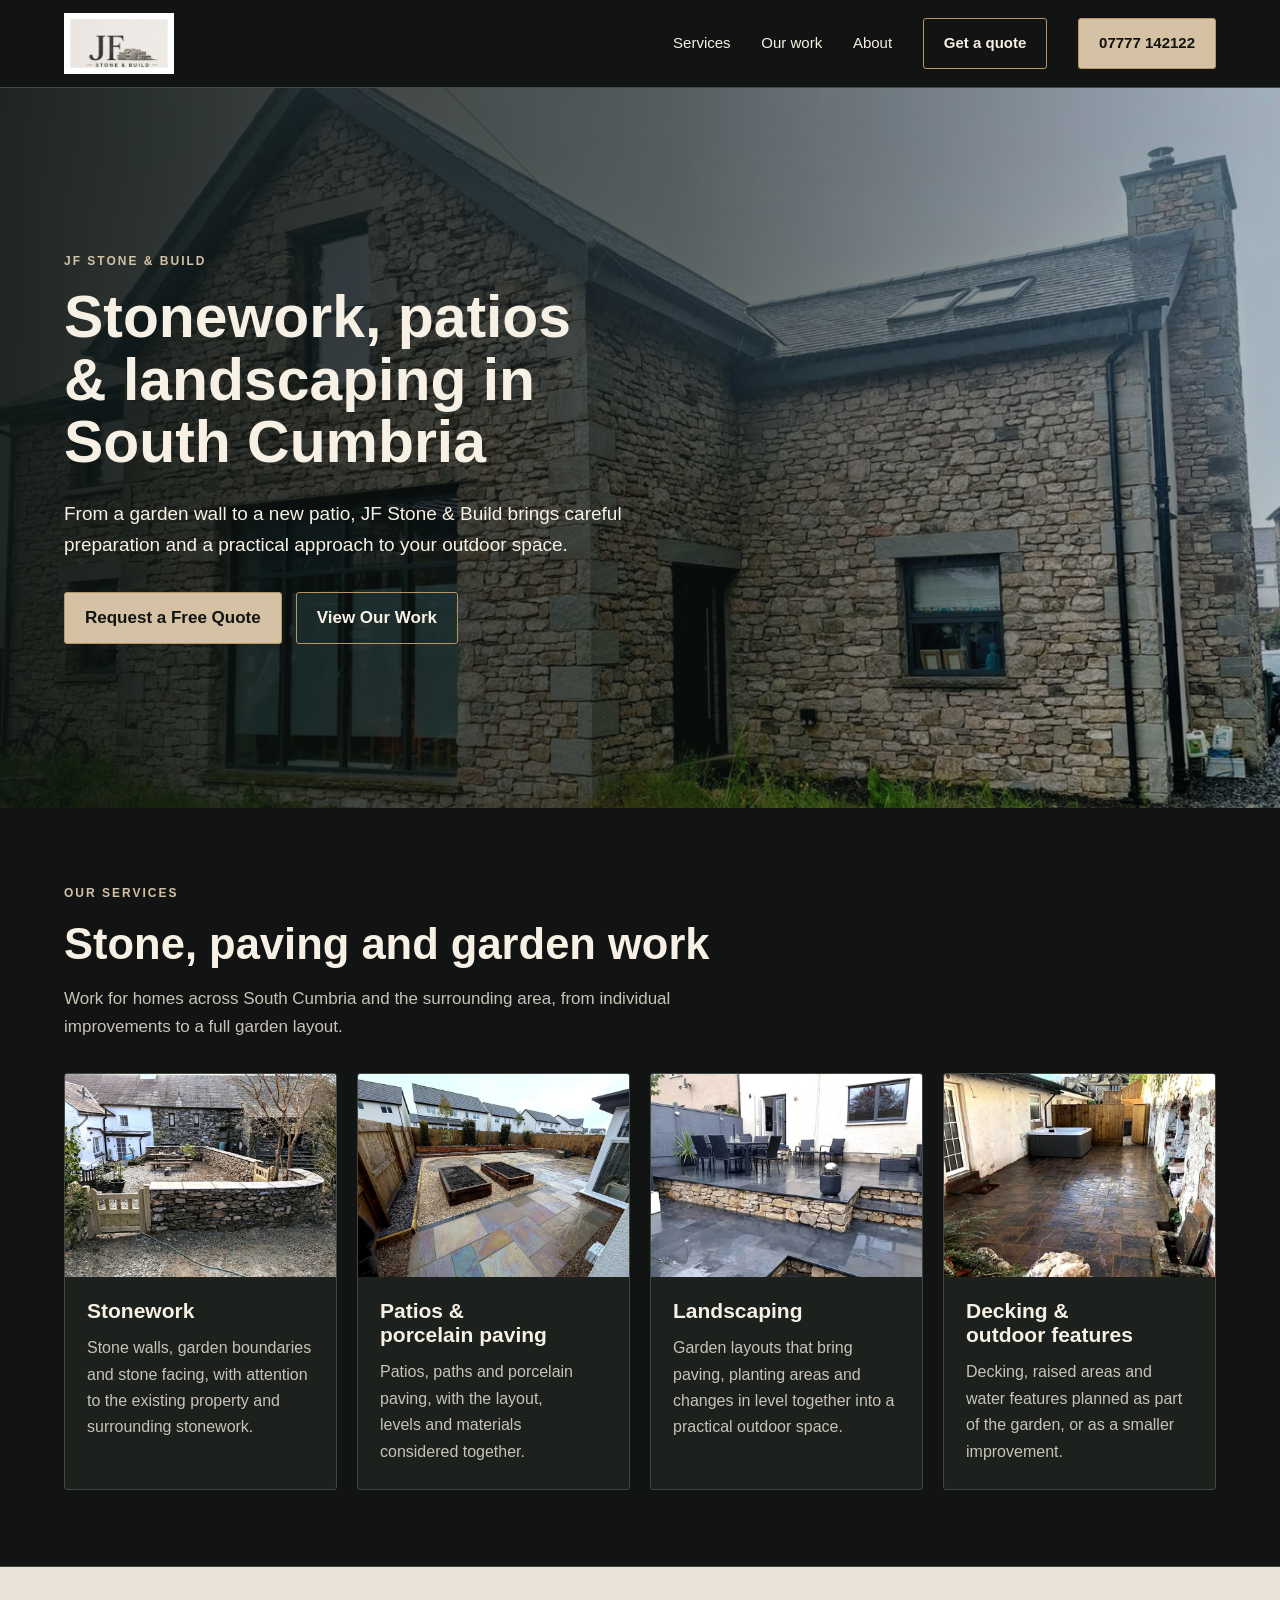
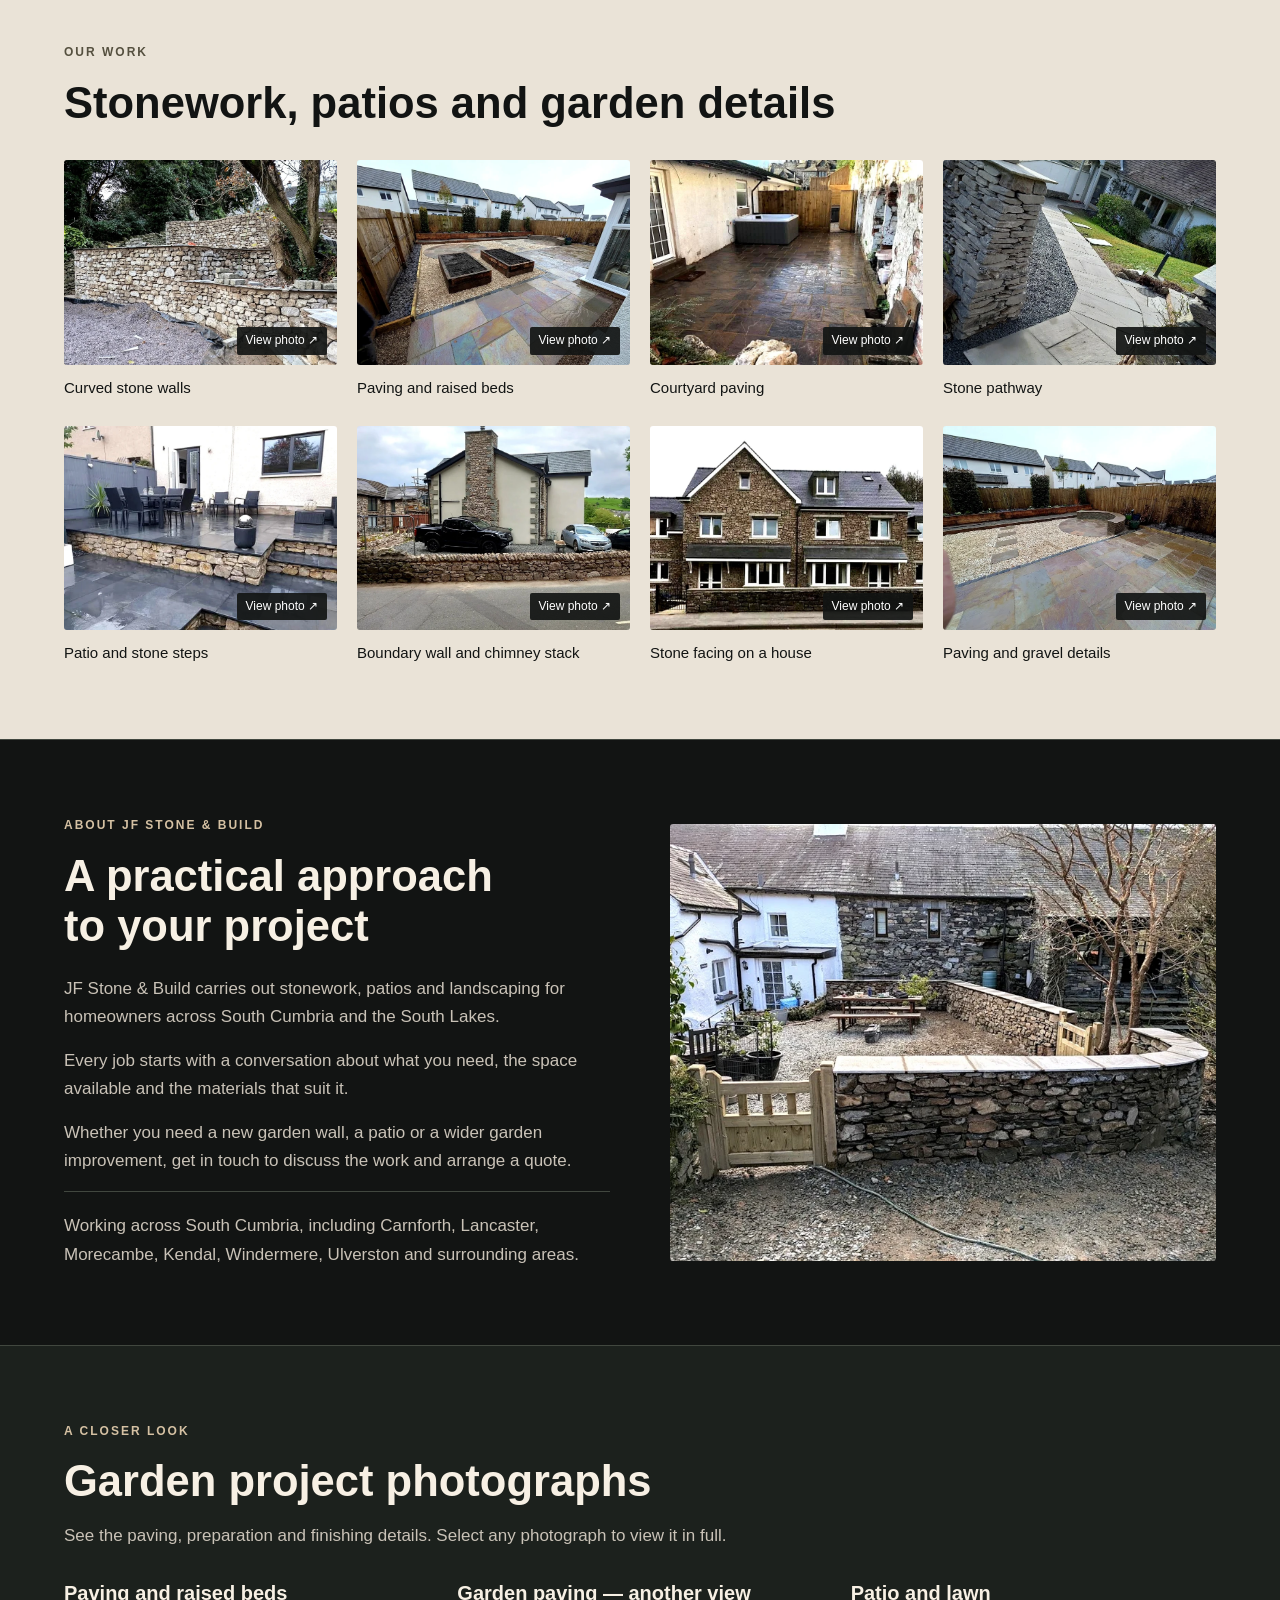
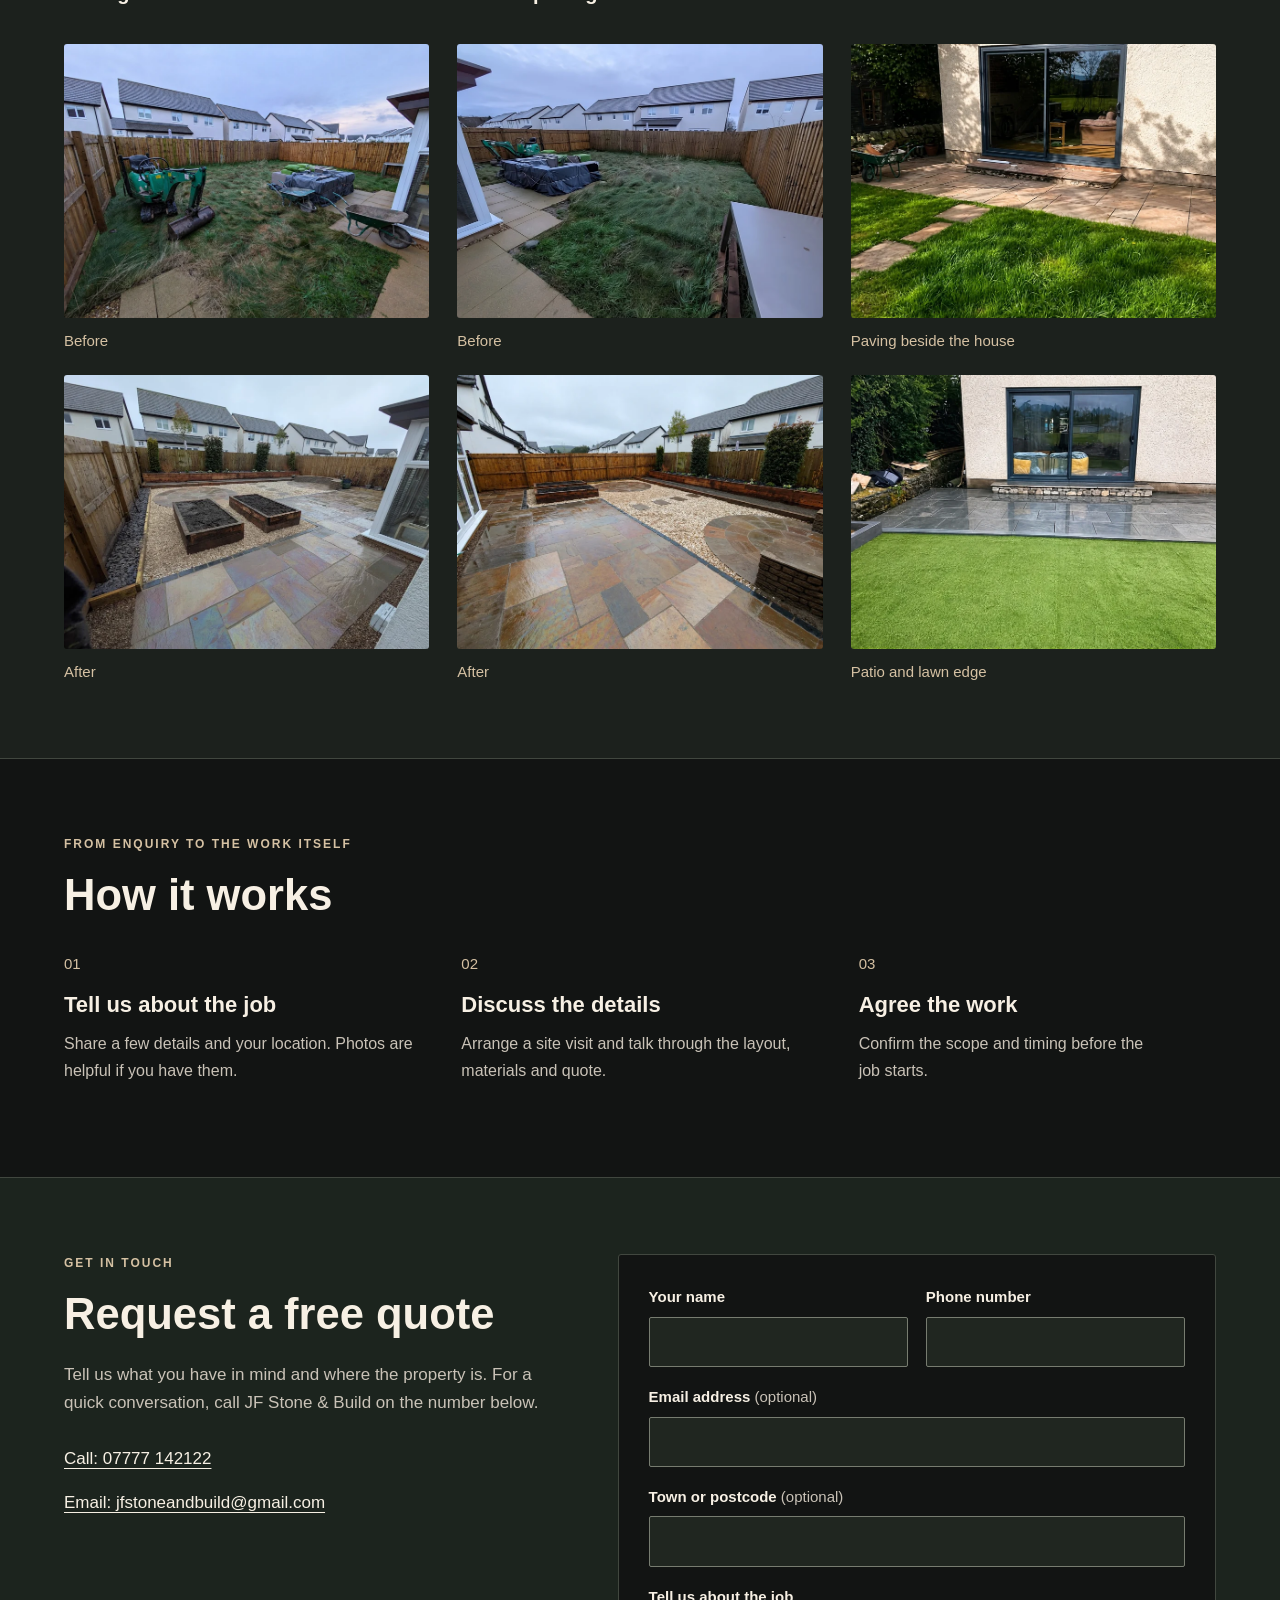
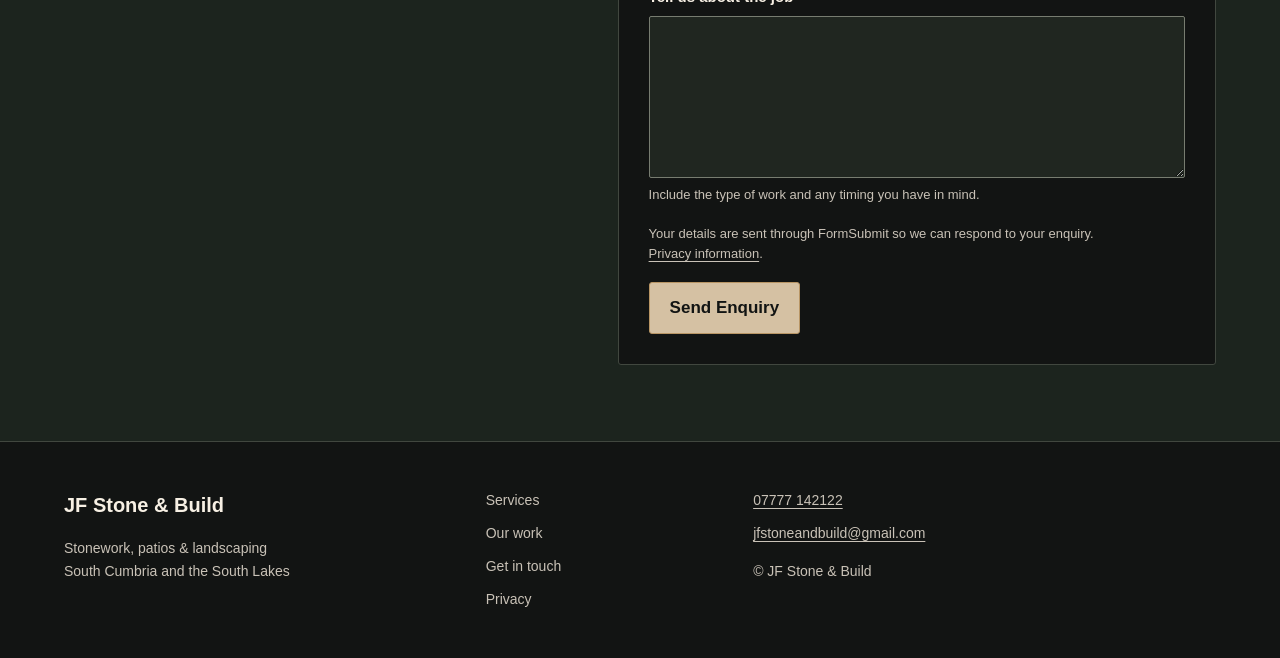
<file: index.html>
<!DOCTYPE html>

<html lang="en-GB">
<head>
<meta charset="utf-8"/>
<meta content="width=device-width, initial-scale=1.0" name="viewport"/>
<title>Stonework, Patios &amp; Landscaping in South Cumbria | JF Stone &amp; Build</title>
<meta content="JF Stone &amp; Build provides stonework, patios and landscaping across South Cumbria, Carnforth, Lancaster and the South Lakes. Get in touch for a free quote." name="description"/>
<script async="" src="https://www.googletagmanager.com/gtag/js?id=AW-18128592093"></script>
<script>
        window.dataLayer = window.dataLayer || [];
        function gtag(){dataLayer.push(arguments);}
        gtag('js', new Date());

        gtag('config', 'AW-18128592093');
    </script>
<link href="style.css" rel="stylesheet"/>
<link href="images/favicon.png" rel="icon" type="image/png"/>
<link href="https://jfstoneandbuild.pages.dev/" rel="canonical"/>
<meta content="#121413" name="theme-color"/>
<meta content="website" property="og:type"/><meta content="en_GB" property="og:locale"/>
<meta content="JF Stone &amp; Build" property="og:site_name"/>
<meta content="JF Stone &amp; Build | Stonework, Patios &amp; Landscaping" property="og:title"/>
<meta content="JF Stone &amp; Build provides stonework, patios and landscaping across South Cumbria, Carnforth, Lancaster and the South Lakes. Get in touch for a free quote." property="og:description"/><meta content="https://jfstoneandbuild.pages.dev/" property="og:url"/>
<meta content="https://jfstoneandbuild.pages.dev/images/hero.jpg" property="og:image"/><meta content="Stone facing on a house" property="og:image:alt"/>
<meta content="summary_large_image" name="twitter:card"/>
<link as="image" href="images/hero-1600.webp" imagesizes="100vw" imagesrcset="images/hero-480.webp 480w, images/hero-800.webp 800w, images/hero-1600.webp 1600w" rel="preload"/><script type="application/ld+json">{"@context": "https://schema.org", "@type": "HomeAndConstructionBusiness", "@id": "https://jfstoneandbuild.pages.dev/#business", "name": "JF Stone & Build", "url": "https://jfstoneandbuild.pages.dev/", "telephone": "07777142122", "email": "jfstoneandbuild@gmail.com", "image": "https://jfstoneandbuild.pages.dev/images/hero.jpg", "logo": "https://jfstoneandbuild.pages.dev/images/logo.jpg", "areaServed": ["South Cumbria", "Carnforth", "Lancaster", "Morecambe", "Kendal", "Windermere", "Ulverston"], "hasOfferCatalog": {"@type": "OfferCatalog", "name": "Services", "itemListElement": [{"@type": "Offer", "itemOffered": {"@type": "Service", "name": "Stonework"}}, {"@type": "Offer", "itemOffered": {"@type": "Service", "name": "Patios and porcelain paving"}}, {"@type": "Offer", "itemOffered": {"@type": "Service", "name": "Landscaping"}}, {"@type": "Offer", "itemOffered": {"@type": "Service", "name": "Decking and outdoor features"}}]}}</script></head>
<body id="top"><a class="skip-link" href="#main">Skip to content</a>
<nav aria-label="Main navigation" class="navbar">
<a aria-label="JF Stone &amp; Build home" class="logo-link" href="#top"><img alt="JF Stone &amp; Build" class="logo" height="279" src="images/logo.jpg" width="500"/></a>
<button aria-controls="site-menu" aria-expanded="false" class="menu-toggle" hidden="" type="button">Menu <span aria-hidden="true">☰</span></button>
<div class="site-menu" id="site-menu"><a href="#services">Services</a><a href="#gallery">Our work</a><a href="#about">About</a><a class="quote-btn" href="#contact">Get a quote</a><a class="call-btn" href="tel:07777142122">07777 142122</a></div></nav>
<main id="main"><header class="hero"><img alt="Stone facing on a house" class="hero-image" fetchpriority="high" height="970" sizes="100vw" src="images/hero-800.webp" srcset="images/hero-480.webp 480w, images/hero-800.webp 800w, images/hero-1600.webp 1600w" width="2000"/>
<div class="hero-content">
<p class="brand-name">JF Stone &amp; Build</p>
<h1>Stonework, patios &amp; landscaping in South Cumbria</h1>
<p>From a garden wall to a new patio, JF Stone &amp; Build brings careful preparation and a practical approach to your outdoor space.</p>
<div class="hero-actions">
<a class="btn" href="#contact">Request a Free Quote</a>
<a class="btn btn-secondary" href="#gallery">View Our Work</a>
</div>
</div>
</header><section class="services" id="services">
<div class="section-heading">
<p class="section-tag">Our services</p>
<h2>Stone, paving and garden work</h2>
<p>Work for homes across South Cumbria and the surrounding area, from individual improvements to a full garden layout.</p>
</div>
<div class="service-grid">
<div class="service">
<img alt="Stone garden wall with a curved boundary" decoding="async" height="719" loading="lazy" sizes="(max-width: 620px) calc(100vw - 40px), (max-width: 1000px) 45vw, 540px" src="images/stone-wall-keswick-800.webp" srcset="images/stone-wall-keswick-480.webp 480w, images/stone-wall-keswick-800.webp 800w, images/stone-wall-keswick-1600.webp 957w" width="957"/>
<h3>Stonework</h3>
<p>Stone walls, garden boundaries and stone facing, with attention to the existing property and surrounding stonework.</p>
</div>
<div class="service">
<img alt="Paved garden with raised beds" decoding="async" height="719" loading="lazy" sizes="(max-width: 620px) calc(100vw - 40px), (max-width: 1000px) 45vw, 540px" src="images/patio-endmoor-800.webp" srcset="images/patio-endmoor-480.webp 480w, images/patio-endmoor-800.webp 800w, images/patio-endmoor-1600.webp 957w" width="957"/>
<h3>Patios &amp; porcelain paving</h3>
<p>Patios, paths and porcelain paving, with the layout, levels and materials considered together.</p>
</div>
<div class="service">
<img alt="Paved seating area with stone steps" decoding="async" height="1080" loading="lazy" sizes="(max-width: 620px) calc(100vw - 40px), (max-width: 1000px) 45vw, 540px" src="images/garden-landscaping-kendal-800.webp" srcset="images/garden-landscaping-kendal-480.webp 480w, images/garden-landscaping-kendal-800.webp 800w, images/garden-landscaping-kendal-1600.webp 1440w" width="1440"/>
<h3>Landscaping</h3>
<p>Garden layouts that bring paving, planting areas and changes in level together into a practical outdoor space.</p>
</div>
<div class="service">
<img alt="Paved courtyard with a hot tub" decoding="async" height="540" loading="lazy" sizes="(max-width: 620px) calc(100vw - 40px), (max-width: 1000px) 45vw, 540px" src="images/hot-tub-patio-800.webp" srcset="images/hot-tub-patio-480.webp 480w, images/hot-tub-patio-800.webp 720w" width="720"/>
<h3>Decking &amp; outdoor features</h3>
<p>Decking, raised areas and water features planned as part of the garden, or as a smaller improvement.</p>
</div>
</div>
</section><section class="gallery" id="gallery">
<div class="section-heading">
<p class="section-tag">Our work</p>
<h2>Stonework, patios and garden details</h2>
</div>
<div class="gallery-grid"><figure><a class="gallery-link" href="images/curved-stone-wall.jpg"><img alt="Curved stone walls" decoding="async" height="719" loading="lazy" sizes="(max-width: 620px) calc(100vw - 40px), (max-width: 1000px) 45vw, 540px" src="images/curved-stone-wall-800.webp" srcset="images/curved-stone-wall-480.webp 480w, images/curved-stone-wall-800.webp 800w, images/curved-stone-wall-1600.webp 957w" width="957"/><span aria-hidden="true" class="image-open">View photo ↗</span></a><figcaption>Curved stone walls</figcaption></figure><figure><a class="gallery-link" href="images/patio-endmoor.jpg"><img alt="Paving and raised beds" decoding="async" height="719" loading="lazy" sizes="(max-width: 620px) calc(100vw - 40px), (max-width: 1000px) 45vw, 540px" src="images/patio-endmoor-800.webp" srcset="images/patio-endmoor-480.webp 480w, images/patio-endmoor-800.webp 800w, images/patio-endmoor-1600.webp 957w" width="957"/><span aria-hidden="true" class="image-open">View photo ↗</span></a><figcaption>Paving and raised beds</figcaption></figure><figure><a class="gallery-link" href="images/hot-tub-patio.jpg"><img alt="Courtyard paving" decoding="async" height="540" loading="lazy" sizes="(max-width: 620px) calc(100vw - 40px), (max-width: 1000px) 45vw, 540px" src="images/hot-tub-patio-800.webp" srcset="images/hot-tub-patio-480.webp 480w, images/hot-tub-patio-800.webp 720w" width="720"/><span aria-hidden="true" class="image-open">View photo ↗</span></a><figcaption>Courtyard paving</figcaption></figure><figure><a class="gallery-link" href="images/path-way-crooke.jpg"><img alt="Stone pathway" decoding="async" height="957" loading="lazy" sizes="(max-width: 620px) calc(100vw - 40px), (max-width: 1000px) 45vw, 540px" src="images/path-way-crooke-800.webp" srcset="images/path-way-crooke-480.webp 480w, images/path-way-crooke-800.webp 719w" width="719"/><span aria-hidden="true" class="image-open">View photo ↗</span></a><figcaption>Stone pathway</figcaption></figure><figure><a class="gallery-link" href="images/garden-landscaping-kendal.jpg"><img alt="Patio and stone steps" decoding="async" height="1080" loading="lazy" sizes="(max-width: 620px) calc(100vw - 40px), (max-width: 1000px) 45vw, 540px" src="images/garden-landscaping-kendal-800.webp" srcset="images/garden-landscaping-kendal-480.webp 480w, images/garden-landscaping-kendal-800.webp 800w, images/garden-landscaping-kendal-1600.webp 1440w" width="1440"/><span aria-hidden="true" class="image-open">View photo ↗</span></a><figcaption>Patio and stone steps</figcaption></figure><figure><a class="gallery-link" href="images/boundary-wall-chimney-stack.jpg"><img alt="Boundary wall and chimney stack" decoding="async" height="875" loading="lazy" sizes="(max-width: 620px) calc(100vw - 40px), (max-width: 1000px) 45vw, 540px" src="images/boundary-wall-chimney-stack-800.webp" srcset="images/boundary-wall-chimney-stack-480.webp 480w, images/boundary-wall-chimney-stack-800.webp 800w, images/boundary-wall-chimney-stack-1600.webp 957w" width="957"/><span aria-hidden="true" class="image-open">View photo ↗</span></a><figcaption>Boundary wall and chimney stack</figcaption></figure><figure><a class="gallery-link" href="images/stone-facing-house-cumbria.jpg"><img alt="Stone facing on a house" decoding="async" height="1406" loading="lazy" sizes="(max-width: 620px) calc(100vw - 40px), (max-width: 1000px) 45vw, 540px" src="images/stone-facing-house-cumbria-800.webp" srcset="images/stone-facing-house-cumbria-480.webp 480w, images/stone-facing-house-cumbria-800.webp 800w, images/stone-facing-house-cumbria-1600.webp 1440w" width="1440"/><span aria-hidden="true" class="image-open">View photo ↗</span></a><figcaption>Stone facing on a house</figcaption></figure><figure><a class="gallery-link" href="images/patio-endmoor-2.jpg"><img alt="Paving and gravel details" decoding="async" height="719" loading="lazy" sizes="(max-width: 620px) calc(100vw - 40px), (max-width: 1000px) 45vw, 540px" src="images/patio-endmoor-2-800.webp" srcset="images/patio-endmoor-2-480.webp 480w, images/patio-endmoor-2-800.webp 800w, images/patio-endmoor-2-1600.webp 957w" width="957"/><span aria-hidden="true" class="image-open">View photo ↗</span></a><figcaption>Paving and gravel details</figcaption></figure></div>
</section><section class="about" id="about">
<div class="about-container">
<div class="about-text">
<p class="brand-name">About JF Stone &amp; Build</p>
<h2>A practical approach to your project</h2>
<p>JF Stone &amp; Build carries out stonework, patios and landscaping for homeowners across South Cumbria and the South Lakes.</p>
<p>Every job starts with a conversation about what you need, the space available and the materials that suit it.</p>
<p>Whether you need a new garden wall, a patio or a wider garden improvement, get in touch to discuss the work and arrange a quote.</p>
<p class="locations">Working across South Cumbria, including Carnforth, Lancaster, Morecambe, Kendal, Windermere, Ulverston and surrounding areas.</p>
</div>
<div class="about-image">
<img alt="Stone wall and garden entrance" decoding="async" height="719" loading="lazy" sizes="(max-width: 620px) calc(100vw - 40px), (max-width: 1000px) 45vw, 540px" src="images/stone-wall-keswick-800.webp" srcset="images/stone-wall-keswick-480.webp 480w, images/stone-wall-keswick-800.webp 800w, images/stone-wall-keswick-1600.webp 957w" width="957"/>
</div>
</div>
</section><section class="before-after" id="before-after"><div class="section-heading"><p class="section-tag">A closer look</p><h2>Garden project photographs</h2><p>See the paving, preparation and finishing details. Select any photograph to view it in full.</p></div><div class="projects"><article class="project-pair"><h3>Paving and raised beds</h3><div class="pair-grid"><figure><a class="gallery-link" href="images/after1.jpg"><img alt="Garden before paving, with lawn and equipment" decoding="async" height="1087" loading="lazy" sizes="(max-width: 620px) calc(100vw - 40px), (max-width: 1000px) 45vw, 540px" src="images/after1-800.webp" srcset="images/after1-480.webp 480w, images/after1-800.webp 800w, images/after1-1600.webp 1447w" width="1447"/></a><figcaption>Before</figcaption></figure><figure><a class="gallery-link" href="images/before1.jpg"><img alt="Garden after paving, with raised beds and gravel" decoding="async" height="719" loading="lazy" sizes="(max-width: 620px) calc(100vw - 40px), (max-width: 1000px) 45vw, 540px" src="images/before1-800.webp" srcset="images/before1-480.webp 480w, images/before1-800.webp 800w, images/before1-1600.webp 957w" width="957"/></a><figcaption>After</figcaption></figure></div></article><article class="project-pair"><h3>Garden paving — another view</h3><div class="pair-grid"><figure><a class="gallery-link" href="images/after2.jpg"><img alt="Garden before paving, with lawn and equipment" decoding="async" height="1502" loading="lazy" sizes="(max-width: 620px) calc(100vw - 40px), (max-width: 1000px) 45vw, 540px" src="images/after2-800.webp" srcset="images/after2-480.webp 480w, images/after2-800.webp 800w, images/after2-1600.webp 1600w" width="2000"/></a><figcaption>Before</figcaption></figure><figure><a class="gallery-link" href="images/before2.jpg"><img alt="Garden after paving, with raised beds and gravel" decoding="async" height="1087" loading="lazy" sizes="(max-width: 620px) calc(100vw - 40px), (max-width: 1000px) 45vw, 540px" src="images/before2-800.webp" srcset="images/before2-480.webp 480w, images/before2-800.webp 800w, images/before2-1600.webp 1447w" width="1447"/></a><figcaption>After</figcaption></figure></div></article><article class="project-pair"><h3>Patio and lawn</h3><div class="pair-grid"><figure><a class="gallery-link" href="images/after3.jpg"><img alt="Paving and lawn outside patio doors" decoding="async" height="1076" loading="lazy" sizes="(max-width: 620px) calc(100vw - 40px), (max-width: 1000px) 45vw, 540px" src="images/after3-800.webp" srcset="images/after3-480.webp 480w, images/after3-800.webp 800w, images/after3-1600.webp 1462w" width="1462"/></a><figcaption>Paving beside the house</figcaption></figure><figure><a class="gallery-link" href="images/before3.jpg"><img alt="Grey patio beside a green lawn" decoding="async" height="1074" loading="lazy" sizes="(max-width: 620px) calc(100vw - 40px), (max-width: 1000px) 45vw, 540px" src="images/before3-800.webp" srcset="images/before3-480.webp 480w, images/before3-800.webp 800w, images/before3-1600.webp 1464w" width="1464"/></a><figcaption>Patio and lawn edge</figcaption></figure></div></article></div></section><section class="process" id="process">
<div class="section-heading">
<p class="section-tag">From enquiry to the work itself</p>
<h2>How it works</h2>
</div>
<ol class="steps"><li><span>01</span><h3>Tell us about the job</h3><p>Share a few details and your location. Photos are helpful if you have them.</p></li><li><span>02</span><h3>Discuss the details</h3><p>Arrange a site visit and talk through the layout, materials and quote.</p></li><li><span>03</span><h3>Agree the work</h3><p>Confirm the scope and timing before the job starts.</p></li></ol>
</section><section class="contact" id="contact">
<div class="contact-content">
<p class="brand-name">Get in Touch</p>
<h2>Request a free quote</h2>
<p class="contact-intro">Tell us what you have in mind and where the property is. For a quick conversation, call JF Stone &amp; Build on the number below.</p>
<div class="contact-details">
<a class="contact-link" href="tel:07777142122">Call: 07777 142122</a>
<a class="contact-link" href="mailto:jfstoneandbuild@gmail.com">Email: jfstoneandbuild@gmail.com</a>
</div>
<form action="https://formsubmit.co/jfstoneandbuild@gmail.com" class="contact-form" method="POST"><input name="_subject" type="hidden" value="New quote request from JF Stone &amp; Build website"/><input name="_captcha" type="hidden" value="false"/><div class="field-row"><div class="field"><label for="name">Your name</label><input autocomplete="name" id="name" name="name" required="" type="text"/></div><div class="field"><label for="phone">Phone number</label><input autocomplete="tel" id="phone" name="phone" required="" type="tel"/></div></div>
<div class="field"><label for="email">Email address <span>(optional)</span></label><input autocomplete="email" id="email" name="email" type="email"/></div>
<div class="field"><label for="location">Town or postcode <span>(optional)</span></label><input autocomplete="postal-code" id="location" name="location" type="text"/></div>
<div class="field"><label for="message">Tell us about the job</label><textarea aria-describedby="message-help" id="message" name="message" required="" rows="5"></textarea><p class="field-help" id="message-help">Include the type of work and any timing you have in mind.</p></div>
<div aria-hidden="true" class="honeypot"><label for="website">Leave this field empty</label><input autocomplete="off" id="website" name="_honey" tabindex="-1" type="text"/></div>
<p class="form-note">Your details are sent through FormSubmit so we can respond to your enquiry. <a href="privacy.html">Privacy information</a>.</p>
<button class="btn" type="submit">Send Enquiry</button></form>
</div>
</section></main>
<footer class="site-footer"><div><a class="footer-brand" href="index.html">JF Stone &amp; Build</a><p>Stonework, patios &amp; landscaping<br/>South Cumbria and the South Lakes</p></div><nav aria-label="Footer navigation"><a href="index.html#services">Services</a><a href="index.html#gallery">Our work</a><a href="index.html#contact">Get in touch</a><a href="privacy.html">Privacy</a></nav><div><a href="tel:07777142122">07777 142122</a><a class="footer-email" href="mailto:jfstoneandbuild@gmail.com">jfstoneandbuild@gmail.com</a><p>© JF Stone &amp; Build</p></div></footer><dialog aria-labelledby="lightbox-caption" class="lightbox" id="lightbox"><div class="lightbox-toolbar"><p id="lightbox-caption"></p><button aria-label="Close photograph" class="close" type="button">Close <span aria-hidden="true">×</span></button></div><img alt="" id="lightbox-img"/></dialog>
<a class="mobile-cta" href="tel:07777142122">Call Now for a Free Quote</a>
<script defer="" src="script.js"></script>
</body>
</html>
</file>
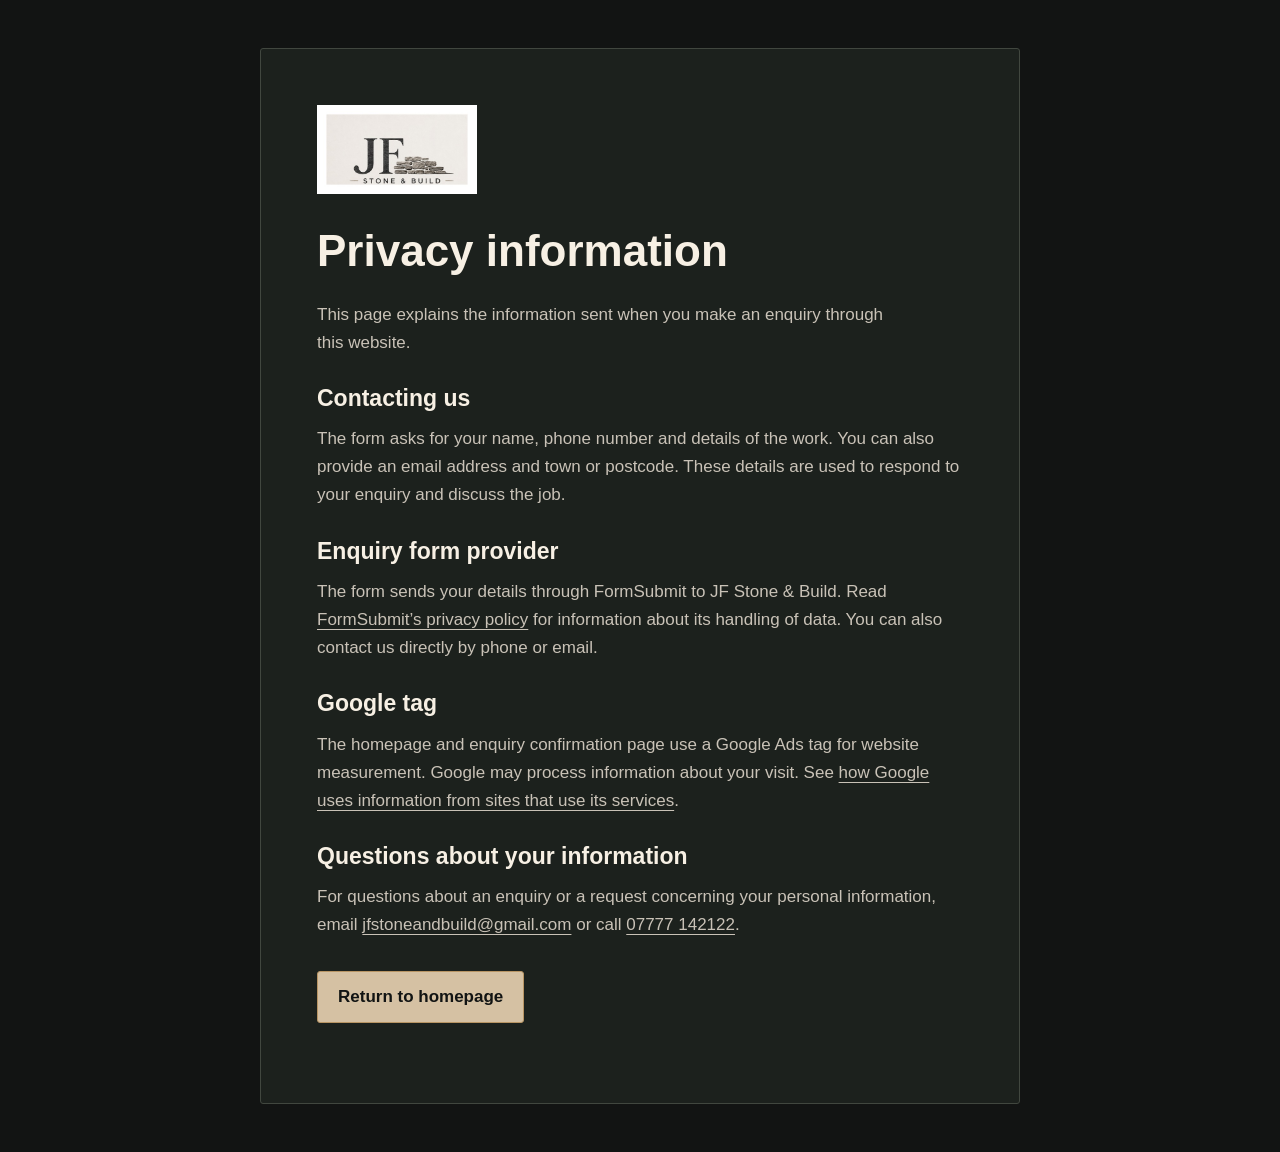
<file: privacy.html>
<!doctype html><html lang="en-GB"><head><meta charset="utf-8"><meta name="viewport" content="width=device-width, initial-scale=1"><title>Privacy | JF Stone &amp; Build</title><meta name="description" content="Information about enquiries and services used on the JF Stone &amp; Build website."><link rel="canonical" href="https://jfstoneandbuild.pages.dev/privacy.html"><link rel="stylesheet" href="style.css"><link rel="icon" href="images/favicon.png"></head><body class="utility-page"><main class="privacy-card"><a href="index.html"><img class="utility-logo" src="images/logo.jpg" alt="JF Stone &amp; Build" width="200" height="120"></a><h1>Privacy information</h1><p>This page explains the information sent when you make an enquiry through this website.</p><h2>Contacting us</h2><p>The form asks for your name, phone number and details of the work. You can also provide an email address and town or postcode. These details are used to respond to your enquiry and discuss the job.</p><h2>Enquiry form provider</h2><p>The form sends your details through FormSubmit to JF Stone &amp; Build. Read <a href="https://formsubmit.co/privacy.pdf">FormSubmit’s privacy policy</a> for information about its handling of data. You can also contact us directly by phone or email.</p><h2>Google tag</h2><p>The homepage and enquiry confirmation page use a Google Ads tag for website measurement. Google may process information about your visit. See <a href="https://policies.google.com/technologies/partner-sites">how Google uses information from sites that use its services</a>.</p><h2>Questions about your information</h2><p>For questions about an enquiry or a request concerning your personal information, email <a href="mailto:jfstoneandbuild@gmail.com">jfstoneandbuild@gmail.com</a> or call <a href="tel:07777142122">07777 142122</a>.</p><a class="btn" href="index.html">Return to homepage</a></main></body></html>
</file>
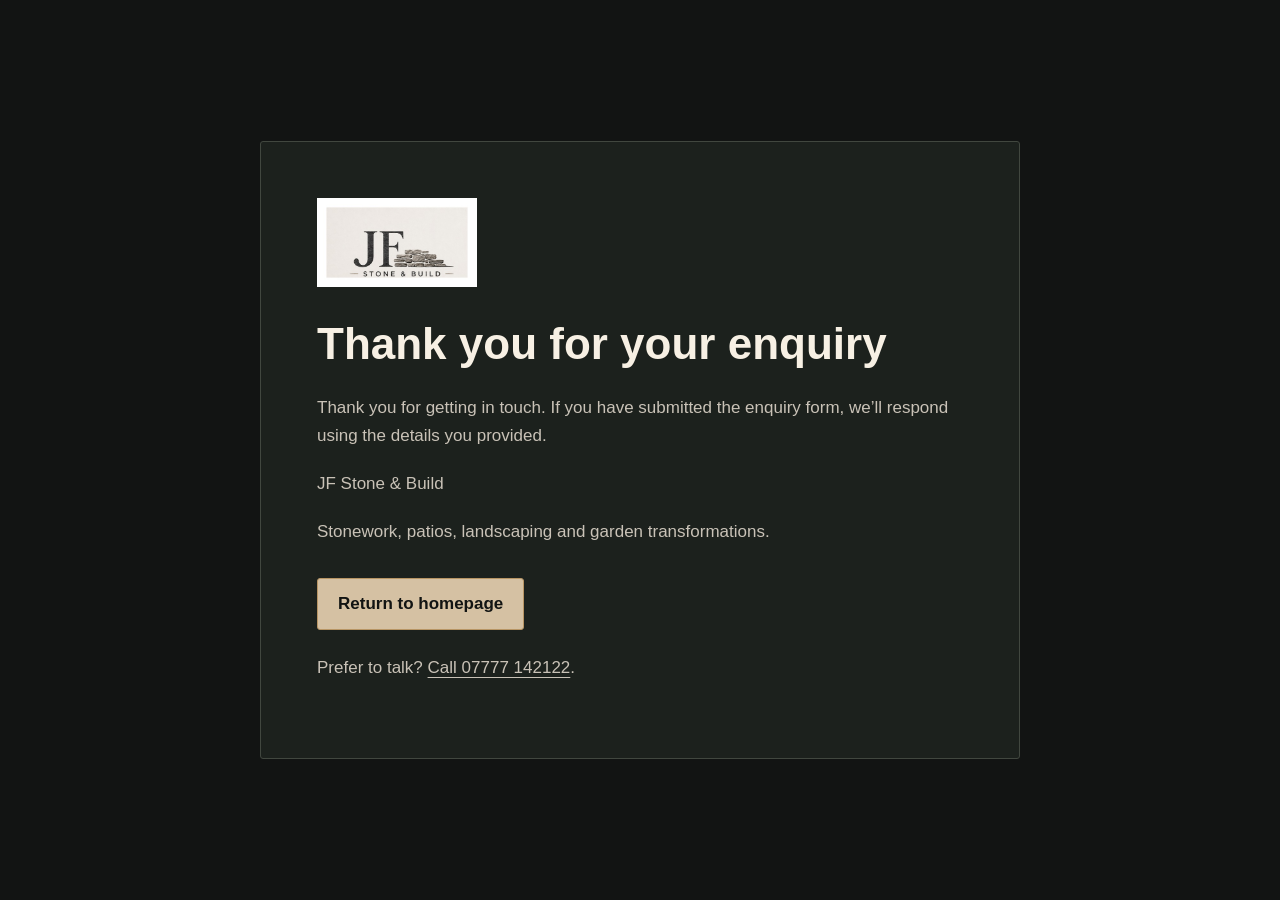
<file: thank-you.html>
<!DOCTYPE html>

<html lang="en-GB">
<head>
<meta charset="utf-8"/>
<meta content="width=device-width, initial-scale=1.0" name="viewport"/>
<title>Thank You | JF Stone &amp; Build</title>
<meta content="Thank you for contacting JF Stone &amp; Build." name="description"/>
<!-- Google tag (gtag.js) - site-wide tracking -->
<script async="" src="https://www.googletagmanager.com/gtag/js?id=AW-18128592093"></script>
<script>
        window.dataLayer = window.dataLayer || [];
        function gtag(){dataLayer.push(arguments);}
        gtag('js', new Date());

        gtag('config', 'AW-18128592093');
    </script>
<link href="style.css" rel="stylesheet"/>
<link href="images/favicon.png" rel="icon" type="image/png"/>

<meta content="noindex,follow" name="robots"/><meta content="#121413" name="theme-color"/></head>
<body class="utility-page">
<main class="thank-you-card"><a href="index.html"><img alt="JF Stone &amp; Build" class="utility-logo" height="120" src="images/logo.jpg" width="200"/></a>
<h1>Thank you for your enquiry</h1>
<p>Thank you for getting in touch. If you have submitted the enquiry form, we’ll respond using the details you provided.</p>
<p class="business-name">JF Stone &amp; Build</p>
<p>Stonework, patios, landscaping and garden transformations.</p>
<a class="btn" href="index.html">Return to homepage</a>
<p class="receipt-call">Prefer to talk? <a href="tel:07777142122">Call 07777 142122</a>.</p></main>
</body>
</html>
</file>
<file: style.css>
:root {
    color-scheme:dark;
    --charcoal:#121413;
    --charcoal-soft:#1c211d;
    --stone:#d5c1a3;
    --stone-deep:#b89564;
    --cream:#f7f0e4;
    --muted:#c9c2b7;
    --line:#41473f;
    --gutter:clamp(20px,5vw,72px);
}
* {
    box-sizing:border-box;
}
html {
    scroll-padding-top:104px;
}
body {
    margin:0;
    font:17px/1.65 Arial,Helvetica,sans-serif;
    background:var(--charcoal);
    color:var(--cream);
}
img {
    display:block;
    max-width:100%;
    height:auto;
}
a {
    color:inherit;
    text-underline-offset:.22em;
}
button,input,textarea {
    font:inherit;
}
button,a,input,textarea {
    -webkit-tap-highlight-color:transparent;
}
:focus-visible {
    outline:3px solid var(--stone);
    outline-offset:5px;
}
h1,h2,h3,p,figure {
    margin:0;
}
h1,h2,h3 {
    line-height:1.15;
    text-wrap:balance;
}
p {
    text-wrap:pretty;
}
h2 {
    font-size:clamp(29px,3.4vw,44px);
}
h3 {
    font-size:22px;
}
.skip-link {
    position:fixed;
    top:-100px;
    left:20px;
    padding:12px 20px;
    background:var(--cream);
    color:var(--charcoal);
    z-index:2000;
}
.skip-link:focus {
    top:12px;
}
/* Existing logo and charcoal/stone identity, with practical section navigation. */
.navbar {
    position:sticky;
    top:0;
    z-index:100;
    width:100%;
    min-height:88px;
    padding:10px var(--gutter);
    background:var(--charcoal);
    border-bottom:1px solid var(--line);
    display:flex;
    align-items:center;
    justify-content:space-between;
    gap:24px;
}
.logo-link {
    display:block;
    flex-shrink:0;
}
.logo {
    width:110px;
    height:66px;
    object-fit:contain;
    border-radius:2px;
}
.site-menu {
    display:flex;
    align-items:center;
    gap:clamp(16px,2.4vw,34px);
    font-size:15px;
}
.site-menu>a {
    text-decoration:none;
    padding-block:12px;
}
.site-menu>a:hover,.site-footer a:hover {
    color:var(--stone);
}
.quote-btn,.btn,.call-btn,.menu-toggle {
    display:inline-flex;
    align-items:center;
    justify-content:center;
    min-height:48px;
    padding:11px 20px;
    font-weight:700;
    border:1px solid var(--stone-deep);
    border-radius:3px;
    text-decoration:none;
    cursor:pointer;
}
.btn,.call-btn {
    color:var(--charcoal);
    background:var(--stone);
}
.btn:hover,.call-btn:hover {
    background:#e3d4bf;
    color:var(--charcoal);
}
.site-menu>.call-btn:hover {
    color:var(--charcoal);
}
.quote-btn,.btn-secondary,.menu-toggle {
    background:transparent;
    color:var(--cream);
}
.quote-btn:hover,.btn-secondary:hover,.menu-toggle:hover {
    background:var(--charcoal-soft);
    color:var(--cream);
}
.menu-toggle {
    display:none;
}
.hero {
    min-height:min(720px,82svh);
    padding:90px var(--gutter);
    display:flex;
    align-items:center;
    position:relative;
    isolation:isolate;
    background:#242c25;
}
.hero-image {
    position:absolute;
    inset:0;
    width:100%;
    height:100%;
    object-fit:cover;
    object-position:center 54%;
    z-index:-2;
}
.hero::before {
    content:'';
    position:absolute;
    inset:0;
    background:linear-gradient(90deg,rgba(12,18,14,.91),rgba(12,18,14,.65) 53%,rgba(12,18,14,.24));
    z-index:-1;
}
.hero-content {
    width:min(700px,100%);
}
.brand-name,.section-tag {
    font-size:12px;
    letter-spacing:2px;
    text-transform:uppercase;
    font-weight:700;
    color:var(--stone);
    margin-bottom:15px;
}
.hero h1 {
    font-size:clamp(36px,4.6vw,64px);
    line-height:1.06;
    margin-bottom:24px;
}
.hero-content>p:not(.brand-name) {
    max-width:560px;
    font-size:19px;
    color:var(--cream);
}
.hero-actions {
    display:flex;
    flex-wrap:wrap;
    gap:14px;
    margin-top:32px;
}
main>section {
    padding:76px var(--gutter);
    border-bottom:1px solid var(--line);
}
.section-heading {
    max-width:1180px;
    margin:0 auto 32px;
}
.section-heading>p:not(.section-tag) {
    max-width:680px;
    color:var(--muted);
    margin-top:16px;
}
.service-grid,.gallery-grid,.about-container,.projects,.steps,.contact-content {
    max-width:1180px;
    margin-inline:auto;
}
.service-grid {
    display:grid;
    grid-template-columns:repeat(4,minmax(0,1fr));
    gap:20px;
}
.service {
    background:var(--charcoal-soft);
    border:1px solid var(--line);
    border-radius:3px;
    overflow:hidden;
}
.service img {
    width:100%;
    aspect-ratio:4/3;
    object-fit:cover;
}
.service h3 {
    margin:22px 22px 12px;
    font-size:21px;
}
.service p {
    margin:0 22px 24px;
    font-size:16px;
    color:var(--muted);
}
.gallery {
    background:#eae3d7;
    color:var(--charcoal);
}
.gallery .section-tag {
    color:#55503f;
}
.gallery-grid {
    display:grid;
    grid-template-columns:repeat(4,minmax(0,1fr));
    gap:28px 20px;
}
.gallery-link {
    display:block;
    position:relative;
    border-radius:3px;
}
.gallery-link img {
    width:100%;
    aspect-ratio:4/3;
    object-fit:cover;
    border-radius:3px;
}
.gallery-link:focus-visible {
    outline-color:#987744;
}
.image-open {
    position:absolute;
    bottom:10px;
    right:10px;
    padding:4px 9px;
    font-size:12px;
    color:white;
    background:#121413e8;
    border-radius:2px;
}
figcaption {
    font-size:15px;
    line-height:1.4;
    margin-top:12px;
}
.about-container {
    display:grid;
    grid-template-columns:1fr 1fr;
    gap:60px;
    align-items:center;
}
.about-text h2 {
    margin-bottom:24px;
}
.about-text>p:not(.brand-name) {
    color:var(--muted);
    margin-top:16px;
}
.about-text .locations {
    padding-top:20px;
    border-top:1px solid var(--line);
}
.about-image img {
    width:100%;
    aspect-ratio:5/4;
    object-fit:cover;
    border-radius:3px;
}
.before-after {
    background:var(--charcoal-soft);
}
.projects {
    display:grid;
    grid-template-columns:repeat(3,minmax(0,1fr));
    gap:28px;
}
.project-pair h3 {
    font-size:20px;
    margin-bottom:16px;
}
.project-pair>p {
    color:var(--muted);
    font-size:15px;
    margin-bottom:16px;
}
.pair-grid {
    display:grid;
    gap:24px;
}
.pair-grid figcaption {
    color:var(--stone);
}
.steps {
    display:grid;
    grid-template-columns:repeat(3,minmax(0,1fr));
    gap:40px;
    padding:0;
    list-style:none;
}
.steps span {
    display:block;
    font-size:15px;
    color:var(--stone);
    margin-bottom:15px;
}
.steps h3 {
    margin-bottom:14px;
}
.steps p {
    font-size:16px;
    color:var(--muted);
}
.contact {
    background:#1c241e;
}
.contact-content {
    display:grid;
    grid-template-columns:.9fr 1.1fr;
    column-gap:64px;
    align-items:start;
}
.contact-content>.brand-name,.contact-content>h2,.contact-intro,.contact-details {
    grid-column:1;
}
.contact-intro {
    margin-top:22px;
    color:var(--muted);
}
.contact-details {
    display:grid;
    gap:16px;
    margin-top:28px;
    font-size:17px;
}
.contact-link {
    overflow-wrap:anywhere;
}
.contact-form {
    grid-column:2;
    grid-row:1/6;
    min-width:0;
    display:grid;
    gap:18px;
    padding:30px;
    background:var(--charcoal);
    border:1px solid var(--line);
    border-radius:3px;
}
.field-row {
    display:grid;
    grid-template-columns:1fr 1fr;
    gap:18px;
}
.field {
    min-width:0;
}
label {
    display:block;
    font-size:15px;
    font-weight:700;
    margin-bottom:7px;
}
label span {
    font-weight:400;
    color:var(--muted);
}
input,textarea {
    display:block;
    width:100%;
    min-width:0;
    min-height:48px;
    border:1px solid #777c70;
    background:#202620;
    color:var(--cream);
    border-radius:2px;
    padding:10px 12px;
}
input[type=hidden] {
    display:none;
}
textarea {
    resize:vertical;
}
.field-help,.form-note {
    font-size:13px;
    color:var(--muted);
    line-height:1.55;
    margin-top:7px;
}
.form-note {
    margin:0;
}
.honeypot {
    display:none;
}
.contact-form .btn {
    justify-self:start;
}
.site-footer {
    max-width:1440px;
    margin:auto;
    padding:42px var(--gutter);
    display:grid;
    grid-template-columns:1fr .6fr 1.2fr;
    gap:36px;
    font-size:14px;
    color:var(--muted);
}
.site-footer a {
    display:block;
    padding-block:5px;
}
.footer-brand {
    font-size:20px;
    font-weight:700;
    color:var(--cream);
    text-decoration:none;
}
.site-footer p {
    margin-top:10px;
}
.footer-email {
    overflow-wrap:anywhere;
}
.site-footer nav a {
    text-decoration:none;
}
.mobile-cta {
    display:none;
}
.lightbox {
    padding:16px;
    width:min(1120px,94vw);
    max-height:92svh;
    border:1px solid var(--line);
    background:var(--charcoal);
    color:var(--cream);
    border-radius:4px;
}
.lightbox::backdrop {
    background:#080b09e8;
}
.lightbox-toolbar {
    display:flex;
    justify-content:space-between;
    align-items:center;
    gap:16px;
    margin-bottom:12px;
    font-size:15px;
}
.close {
    border:1px solid var(--line);
    color:var(--cream);
    background:var(--charcoal-soft);
    border-radius:3px;
    min-height:44px;
    padding:8px 16px;
    cursor:pointer;
    white-space:nowrap;
}
.lightbox img {
    width:100%;
    max-height:75svh;
    object-fit:contain;
}
.dialog-open {
    overflow:hidden;
}
.utility-page {
    min-height:100svh;
    padding:48px 20px;
    display:grid;
    place-items:center;
}
.thank-you-card,.privacy-card {
    width:min(760px,100%);
    padding:clamp(24px,5vw,56px);
    background:var(--charcoal-soft);
    border:1px solid var(--line);
    border-radius:3px;
}
.utility-logo {
    width:160px;
    height:auto;
    margin-bottom:32px;
}
.utility-page h1 {
    font-size:clamp(30px,4vw,44px);
    margin-bottom:24px;
}
.utility-page p {
    color:var(--muted);
    margin-bottom:20px;
}
.utility-page .btn {
    margin-block:12px 24px;
}
.utility-page h2 {
    font-size:23px;
    margin-block:28px 14px;
}
.utility-page a {
    overflow-wrap:anywhere;
}
@media(max-width:1100px) {
    .service-grid,.gallery-grid {
        grid-template-columns:repeat(2,minmax(0,1fr));
    }
    .site-menu {
        gap:16px;
    }
    .site-menu .call-btn {
        display:none;
    }
    .contact-content {
        gap:0 32px;
    }
    .about-container {
        gap:32px;
    }
    .site-footer {
        grid-template-columns:1fr 1fr;
    }
    .site-footer>div:last-child {
        grid-column:1/-1;
    }
}
@media(max-width:760px) {
    html {
        scroll-padding-top:90px;
    }
    body {
        padding-bottom:calc(58px + env(safe-area-inset-bottom));
    }
    .navbar {
        min-height:76px;
        flex-wrap:wrap;
        padding:8px 20px;
        gap:12px;
    }
    .logo {
        width:96px;
        height:58px;
    }
    .site-menu {
        flex-basis:100%;
        display:grid;
        grid-template-columns:1fr 1fr;
        padding:12px 0;
    }
    .site-menu a {
        min-height:44px;
    }
    .js .menu-toggle:not([hidden]) {
        display:inline-flex;
        gap:14px;
    }
    .js .site-menu {
        display:none;
    }
    .js .menu-toggle[aria-expanded=true]+.site-menu {
        display:grid;
    }
    .hero {
        min-height:570px;
        padding:64px 20px;
    }
    .hero::before {
        background:#101911b8;
    }
    .hero h1 {
        max-width:570px;
    }
    main>section {
        padding:52px 20px;
    }
    .about-container,.contact-content {
        grid-template-columns:1fr;
        gap:28px;
    }
    .contact-content>* {
        grid-column:auto;
        grid-row:auto;
    }
    .contact-content>.brand-name {
        margin:0;
    }
    .contact-content>h2 {
        margin-top:-14px;
    }
    .contact-intro,.contact-details {
        margin-top:0;
    }
    .projects {
        grid-template-columns:1fr;
        gap:36px;
    }
    .pair-grid {
        grid-template-columns:1fr 1fr;
        gap:16px;
    }
    .project-pair>p {
        max-width:420px;
    }
    .steps {
        gap:24px;
    }
    .steps h3 {
        font-size:19px;
    }
    .mobile-cta {
        position:fixed;
        bottom:0;
        left:0;
        width:100%;
        z-index:90;
        min-height:58px;
        padding:15px 20px calc(15px + env(safe-area-inset-bottom));
        display:block;
        text-align:center;
        font-size:15px;
        font-weight:700;
        text-decoration:none;
        background:var(--stone);
        color:var(--charcoal);
        border-top:1px solid var(--stone-deep);
    }
    .utility-page {
        padding:24px 20px;
    }
}
@media(max-width:620px) {
    .hero {
        min-height:540px;
    }
    .hero h1 {
        font-size:clamp(34px,8.8vw,48px);
    }
    .hero-content>p:not(.brand-name) {
        font-size:17px;
    }
    .hero-actions {
        gap:12px;
    }
    .hero-actions .btn {
        width:100%;
    }
    .service-grid {
        grid-template-columns:1fr;
    }
    .service img {
        aspect-ratio:16/9;
    }
    .gallery-grid {
        gap:24px 14px;
    }
    .gallery-grid figcaption {
        font-size:14px;
    }
    .image-open {
        font-size:11px;
        right:6px;
        bottom:6px;
        padding:3px 6px;
    }
    .steps {
        grid-template-columns:1fr;
        gap:28px;
    }
    .steps li {
        border-left:1px solid var(--line);
        padding-left:20px;
    }
    .steps span {
        margin-bottom:8px;
    }
    .contact-form {
        padding:22px;
    }
    .field-row {
        grid-template-columns:1fr;
    }
    .site-footer {
        padding:36px 20px;
        grid-template-columns:1fr;
        gap:24px;
    }
    .site-footer>div:last-child {
        grid-column:auto;
    }
    .site-footer nav {
        display:grid;
        grid-template-columns:1fr 1fr;
    }
    .lightbox-toolbar {
        align-items:flex-start;
    }
    .lightbox-toolbar p {
        font-size:14px;
    }
}
@media(prefers-reduced-motion:no-preference) {
    .btn,.quote-btn,.call-btn {
        transition:background .15s ease;
    }
}
/* Keep headings aligned when desktop and tablet titles wrap. */
@media(min-width:761px) {
    .project-pair h3 {
        min-height:2.3em;
    }
}
/* Mobile hero: show the complete stonework photograph without a narrow crop. */
@media (max-width: 620px) {
    .hero {
        display: block;
        min-height: 0;
        padding: 0;
        background: var(--charcoal-soft);
    }
    .hero-image {
        position: static;
        width: 100%;
        height: auto;
        aspect-ratio: 2000 / 970;
        object-fit: contain;
    }
    .hero::before { display: none; }
    .hero-content { padding: 28px 20px 32px; }
    .hero .brand-name { margin-bottom: 12px; }
    .hero h1 {
        font-size: clamp(29px, 7.8vw, 36px);
        line-height: 1.12;
        margin-bottom: 18px;
        text-wrap: balance;
    }
    .hero-content > p:not(.brand-name) {
        font-size: 16px;
        line-height: 1.6;
    }
    .hero-actions { margin-top: 24px; gap: 10px; }
    .hero-actions .btn { min-height: 48px; padding: 10px 16px; }
}
</file>
